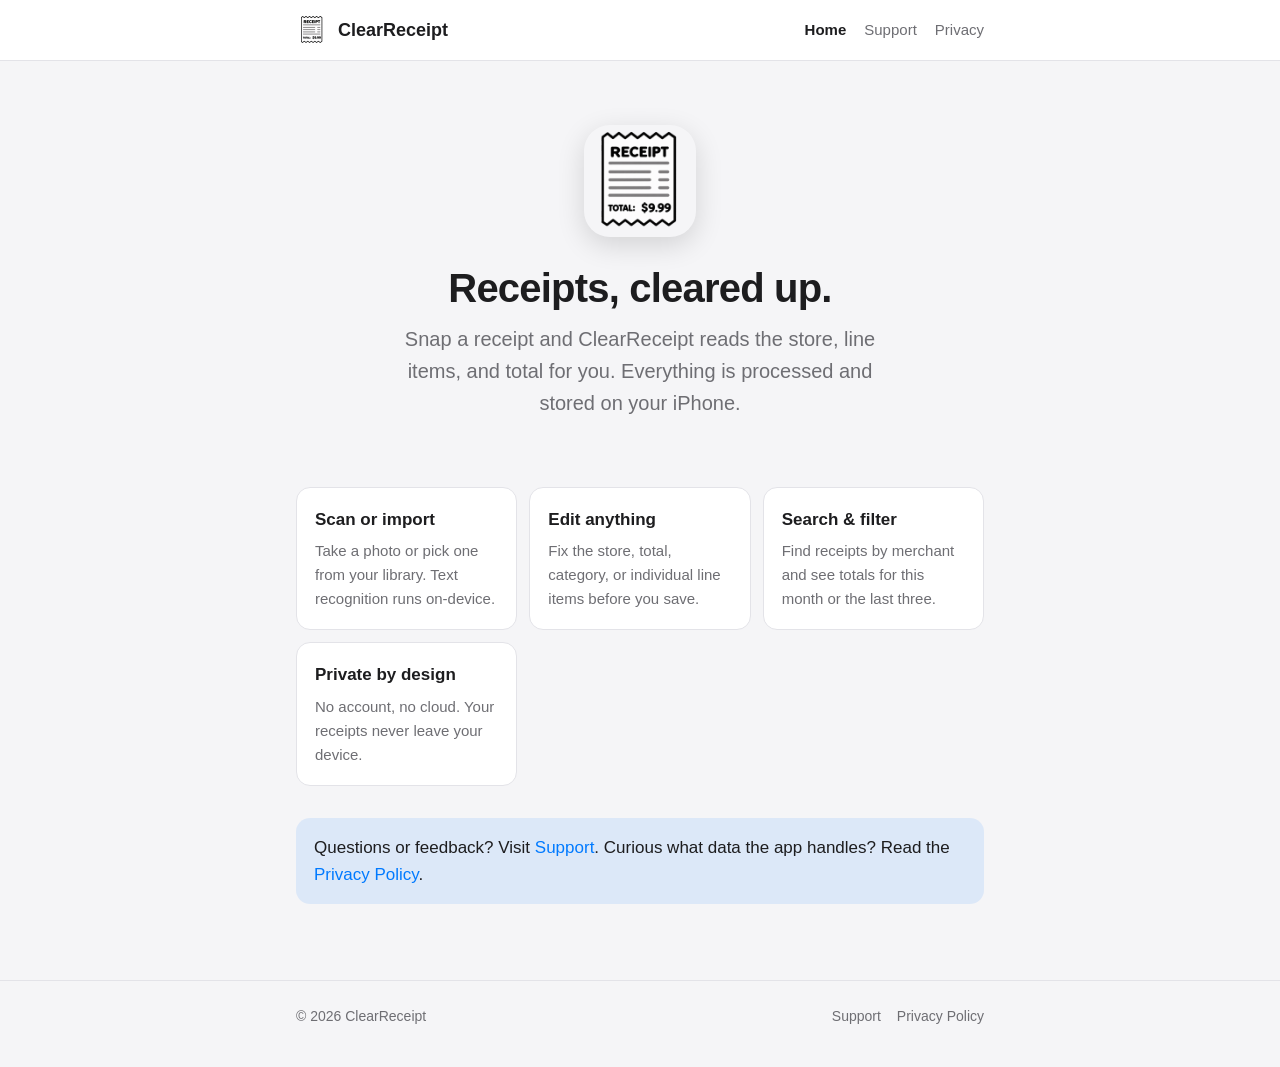
<file: index.html>
<!doctype html>
<html lang="en">
<head>
  <meta charset="utf-8">
  <meta name="viewport" content="width=device-width, initial-scale=1">
  <title>ClearReceipt</title>
  <meta name="description" content="ClearReceipt turns paper receipts into tidy, searchable records — scanned and stored entirely on your iPhone.">
  <link rel="icon" href="assets/icon.png">
  <link rel="apple-touch-icon" href="assets/icon.png">
  <link rel="stylesheet" href="assets/style.css">
</head>
<body>
  <header class="site-header">
    <div class="wrap">
      <a class="brand" href="./"><img src="assets/icon.png" alt="">ClearReceipt</a>
      <nav class="nav">
        <a href="./" aria-current="page">Home</a>
        <a href="support/">Support</a>
        <a href="privacy/">Privacy</a>
      </nav>
    </div>
  </header>

  <main>
    <div class="wrap">
      <section class="hero">
        <img src="assets/icon.png" alt="ClearReceipt app icon">
        <h1>Receipts, cleared up.</h1>
        <p class="lede">Snap a receipt and ClearReceipt reads the store, line items, and total for you. Everything is processed and stored on your iPhone.</p>
      </section>

      <section class="cards" aria-label="Features">
        <div class="card">
          <h3>Scan or import</h3>
          <p>Take a photo or pick one from your library. Text recognition runs on-device.</p>
        </div>
        <div class="card">
          <h3>Edit anything</h3>
          <p>Fix the store, total, category, or individual line items before you save.</p>
        </div>
        <div class="card">
          <h3>Search &amp; filter</h3>
          <p>Find receipts by merchant and see totals for this month or the last three.</p>
        </div>
        <div class="card">
          <h3>Private by design</h3>
          <p>No account, no cloud. Your receipts never leave your device.</p>
        </div>
      </section>

      <div class="callout">
        <p>Questions or feedback? Visit <a href="support/">Support</a>. Curious what data the app handles? Read the <a href="privacy/">Privacy Policy</a>.</p>
      </div>
    </div>
  </main>

  <footer class="site-footer">
    <div class="wrap">
      <span>&copy; 2026 ClearReceipt</span>
      <nav>
        <a href="support/">Support</a>
        <a href="privacy/">Privacy Policy</a>
      </nav>
    </div>
  </footer>
</body>
</html>
</file>
<file: assets/style.css>
:root {
  --bg: #f5f5f7;
  --surface: #ffffff;
  --text: #1d1d1f;
  --muted: #6e6e73;
  --border: #e3e3e8;
  --accent: #007aff;
  --accent-soft: rgba(0, 122, 255, 0.10);
  --radius: 14px;
  --max: 720px;
  color-scheme: light dark;
}

@media (prefers-color-scheme: dark) {
  :root {
    --bg: #000000;
    --surface: #1c1c1e;
    --text: #f5f5f7;
    --muted: #a1a1a6;
    --border: #2c2c2e;
    --accent: #0a84ff;
    --accent-soft: rgba(10, 132, 255, 0.16);
  }
}

* { box-sizing: border-box; }

html { -webkit-text-size-adjust: 100%; }

body {
  margin: 0;
  background: var(--bg);
  color: var(--text);
  font: 17px/1.6 -apple-system, BlinkMacSystemFont, "SF Pro Text", "Segoe UI", Roboto, Helvetica, Arial, sans-serif;
}

a { color: var(--accent); text-decoration: none; }
a:hover { text-decoration: underline; }

.wrap { max-width: var(--max); margin: 0 auto; padding: 0 16px; }

/* Header */
.site-header { border-bottom: 1px solid var(--border); background: var(--surface); }
.site-header .wrap { display: flex; align-items: center; justify-content: space-between; gap: 12px; min-height: 60px; flex-wrap: wrap; }
.brand { display: flex; align-items: center; gap: 10px; color: var(--text); font-weight: 700; font-size: 18px; }
.brand:hover { text-decoration: none; }
.brand img { width: 32px; height: 32px; border-radius: 8px; }
.nav { display: flex; gap: 18px; font-size: 15px; }
.nav a { color: var(--muted); }
.nav a[aria-current="page"] { color: var(--text); font-weight: 600; }

/* Main */
main { padding: 40px 0 56px; }
h1 { font-size: clamp(30px, 6vw, 40px); line-height: 1.15; margin: 0 0 12px; letter-spacing: -0.02em; }
h2 { font-size: 22px; margin: 36px 0 8px; letter-spacing: -0.01em; }
h3 { font-size: 18px; margin: 24px 0 6px; }
p, ul, table { margin: 0 0 14px; }
ul { padding-left: 22px; }
li { margin-bottom: 6px; }
.lede { font-size: 20px; color: var(--muted); margin-bottom: 28px; }
.meta { color: var(--muted); font-size: 15px; margin-bottom: 28px; }

/* Hero */
.hero { text-align: center; padding: 24px 0 8px; }
.hero img { width: 112px; height: 112px; border-radius: 26px; box-shadow: 0 8px 28px rgba(0, 0, 0, 0.14); margin-bottom: 20px; }
.hero .lede { max-width: 520px; margin-left: auto; margin-right: auto; }

/* Cards */
.cards { display: grid; grid-template-columns: repeat(auto-fit, minmax(200px, 1fr)); gap: 12px; margin: 32px 0; }
.card { background: var(--surface); border: 1px solid var(--border); border-radius: var(--radius); padding: 18px; }
.card h3 { margin: 0 0 6px; font-size: 17px; }
.card p { margin: 0; color: var(--muted); font-size: 15px; }

.callout { background: var(--accent-soft); border-radius: var(--radius); padding: 16px 18px; margin: 20px 0; }
.callout p:last-child { margin-bottom: 0; }

/* Tables */
.table-scroll { overflow-x: auto; }
table { width: 100%; border-collapse: collapse; font-size: 15px; }
th, td { text-align: left; vertical-align: top; padding: 10px 12px; border-bottom: 1px solid var(--border); }
th { color: var(--muted); font-weight: 600; }

/* FAQ */
details { background: var(--surface); border: 1px solid var(--border); border-radius: var(--radius); padding: 14px 18px; margin-bottom: 10px; }
summary { cursor: pointer; font-weight: 600; }
details[open] summary { margin-bottom: 8px; }
details p:last-child { margin-bottom: 0; }

/* Footer */
.site-footer { border-top: 1px solid var(--border); color: var(--muted); font-size: 14px; padding: 24px 0 40px; }
.site-footer .wrap { display: flex; justify-content: space-between; gap: 12px; flex-wrap: wrap; }
.site-footer nav { display: flex; gap: 16px; }
.site-footer a { color: var(--muted); }

/* Table of contents */
.toc { background: var(--surface); border: 1px solid var(--border); border-radius: var(--radius); padding: 16px 18px 6px; margin: 24px 0 8px; font-size: 15px; }
.toc p { margin-bottom: 8px; }
.toc ol { padding-left: 22px; }
.toc li { margin-bottom: 4px; }
h2[id] { scroll-margin-top: 16px; }
</file>
